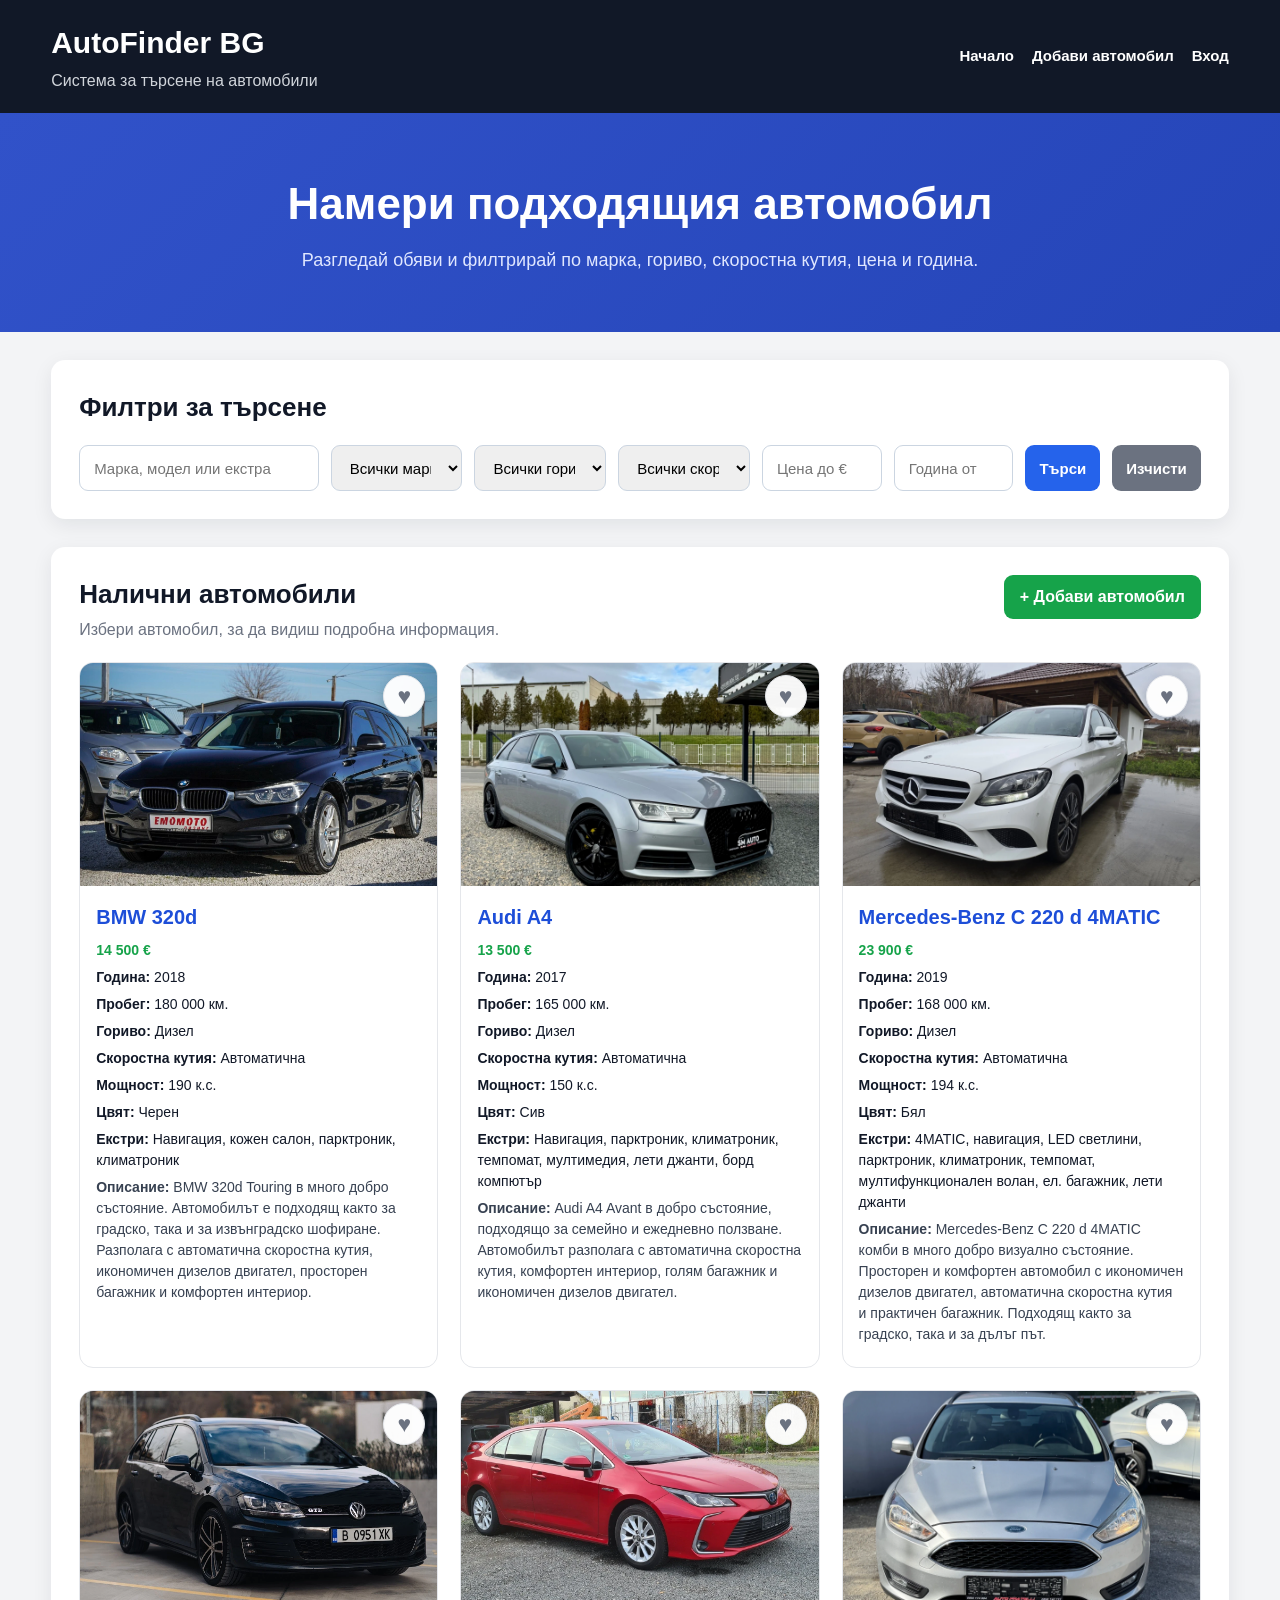
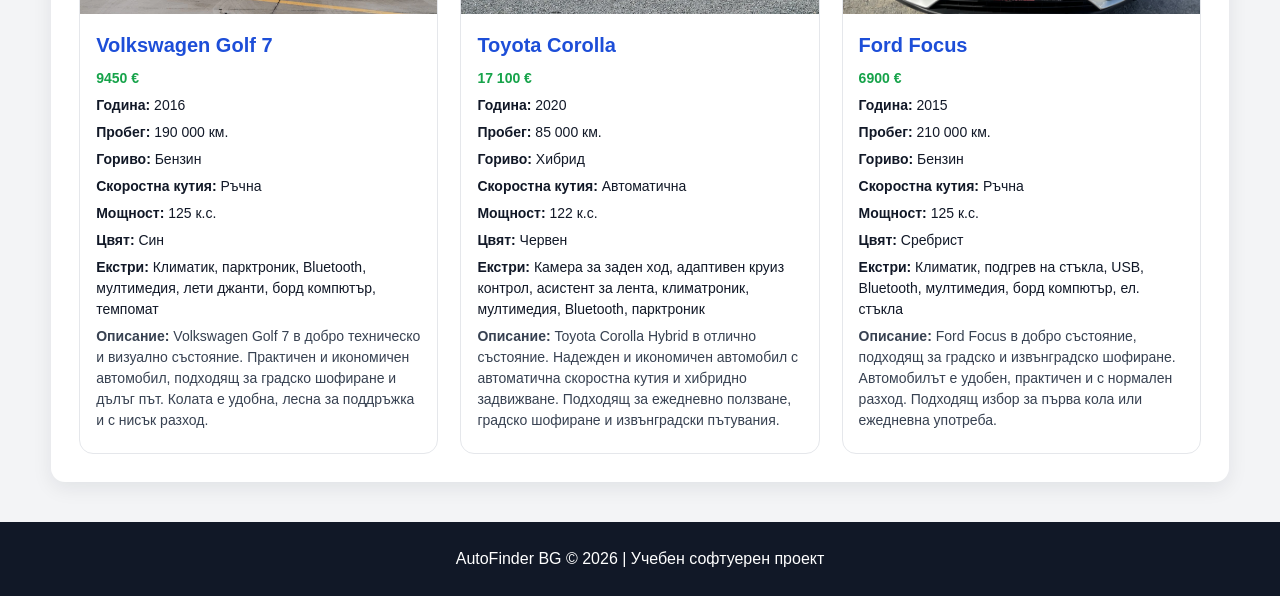
<file: index.html>
<!DOCTYPE html>
<html lang="bg">
<head>
    <meta charset="UTF-8">
    <meta name="viewport" content="width=device-width, initial-scale=1.0">
    <title>AutoFinder BG | Начало</title>
    <link rel="stylesheet" href="style.css">
</head>
<body>

<header class="site-header">
    <div class="container header-content">
        <div class="brand-box">
            <h1>AutoFinder BG</h1>
            <p>Система за търсене на автомобили</p>
        </div>

        <nav class="main-nav">
            <a href="index.html">Начало</a>
            <a href="add-car.html">Добави автомобил</a>
            <a href="profile.html" id="profileNav">Профил</a>
            <a href="login.html" id="loginNav">Вход</a>
            <button id="logoutBtn" class="nav-button">Изход</button>
        </nav>
    </div>
</header>

<main>
    <section class="hero">
        <div class="container">
            <h2>Намери подходящия автомобил</h2>
            <p>Разгледай обяви и филтрирай по марка, гориво, скоростна кутия, цена и година.</p>
        </div>
    </section>

    <section class="container panel">
        <h2>Филтри за търсене</h2>

        <div class="filters">
            <input type="text" id="searchText" placeholder="Марка, модел или екстра">

            <select id="brandFilter">
                <option value="">Всички марки</option>
                <option value="BMW">BMW</option>
                <option value="Audi">Audi</option>
                <option value="Mercedes">Mercedes</option>
                <option value="Volkswagen">Volkswagen</option>
                <option value="Toyota">Toyota</option>
                <option value="Ford">Ford</option>
                <option value="Opel">Opel</option>
            </select>

            <select id="fuelFilter">
                <option value="">Всички горива</option>
                <option value="Бензин">Бензин</option>
                <option value="Дизел">Дизел</option>
                <option value="Хибрид">Хибрид</option>
                <option value="Електрически">Електрически</option>
            </select>

            <select id="gearboxFilter">
                <option value="">Всички скорости</option>
                <option value="Ръчна">Ръчна</option>
                <option value="Автоматична">Автоматична</option>
            </select>

            <input type="number" id="maxPriceFilter" placeholder="Цена до €">
            <input type="number" id="minYearFilter" placeholder="Година от">

            <button id="searchBtn">Търси</button>
            <button id="clearBtn" class="secondary-btn">Изчисти</button>
        </div>
    </section>

    <section class="container panel">
        <div class="section-title-row">
            <div>
                <h2>Налични автомобили</h2>
                <p>Избери автомобил, за да видиш подробна информация.</p>
            </div>

            <a href="add-car.html" class="add-link">+ Добави автомобил</a>
        </div>

        <div id="carsContainer" class="cars-grid"></div>
    </section>
</main>

<footer>
    <p>AutoFinder BG © 2026 | Учебен софтуерен проект</p>
</footer>

<script src="script.js"></script>
</body>
</html>
</file>
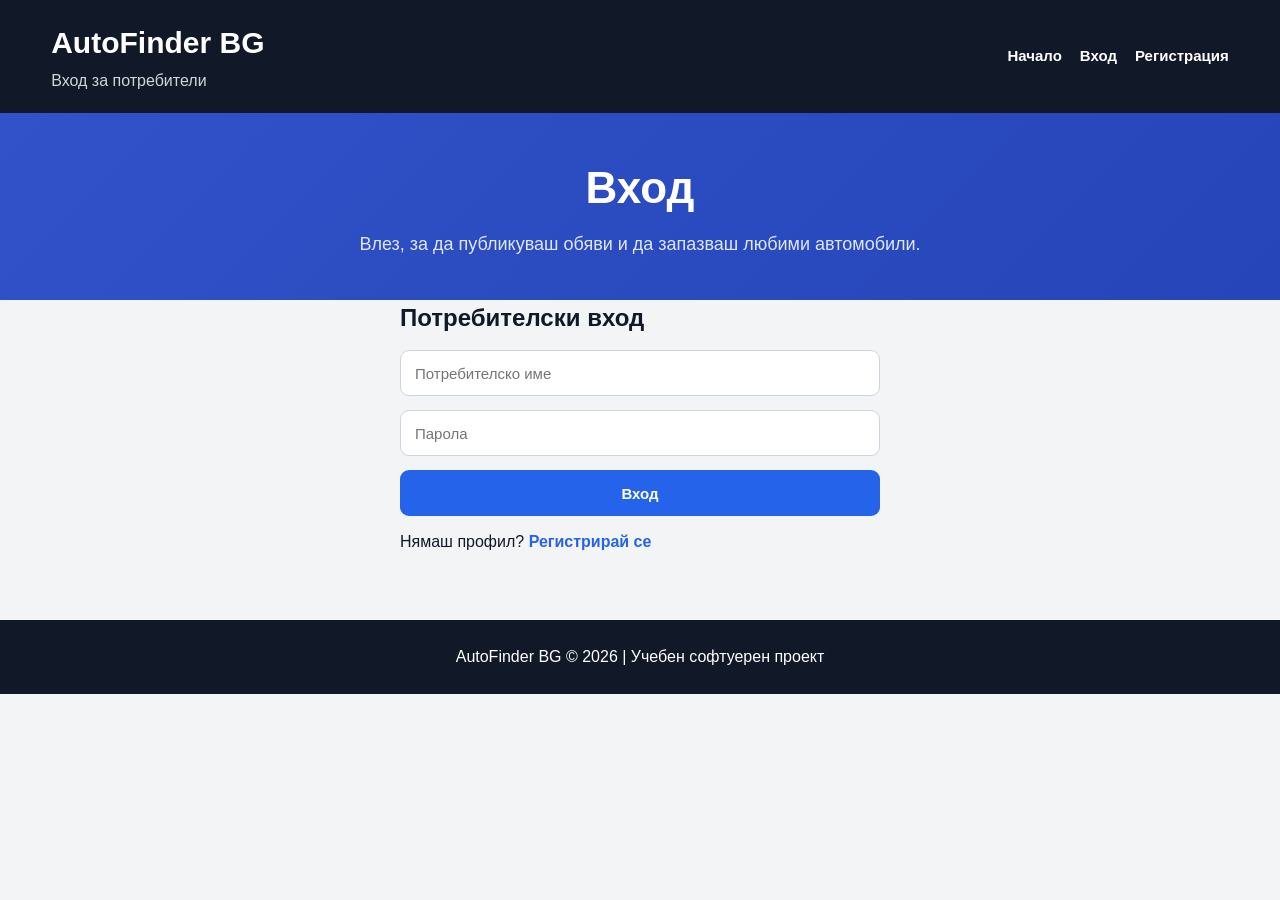
<file: add-car.html>
<!DOCTYPE html>
<html lang="bg">
<head>
    <meta charset="UTF-8">
    <meta name="viewport" content="width=device-width, initial-scale=1.0">
    <title>AutoFinder BG | Добави автомобил</title>
    <link rel="stylesheet" href="style.css">
</head>
<body>

<header class="site-header">
    <div class="container header-content">
        <div class="brand-box">
            <h1>AutoFinder BG</h1>
            <p>Добавяне на автомобилна обява</p>
        </div>

        <nav class="main-nav">
            <a href="index.html">Начало</a>
            <a href="add-car.html">Добави автомобил</a>
            <a href="profile.html">Профил</a>
            <button id="logoutBtn" class="nav-button">Изход</button>
        </nav>
    </div>
</header>

<main>
    <section class="hero small-hero">
        <div class="container">
            <h2>Добави нов автомобил</h2>
            <p>Попълни информацията и качи снимки на автомобила.</p>
        </div>
    </section>

    <section class="container panel">
        <h2>Данни за автомобила</h2>

        <form id="carForm">
            <div class="form-grid">
                <input type="text" id="brand" placeholder="Марка" required>
                <input type="text" id="model" placeholder="Модел" required>
                <input type="number" id="year" placeholder="Година" required>
                <input type="number" id="price" placeholder="Цена в евро" required>
                <input type="number" id="mileage" placeholder="Пробег в км." required>

                <select id="fuel" required>
                    <option value="">Избери гориво</option>
                    <option value="Бензин">Бензин</option>
                    <option value="Дизел">Дизел</option>
                    <option value="Хибрид">Хибрид</option>
                    <option value="Електрически">Електрически</option>
                </select>

                <select id="gearbox" required>
                    <option value="">Скоростна кутия</option>
                    <option value="Ръчна">Ръчна</option>
                    <option value="Автоматична">Автоматична</option>
                </select>

                <input type="text" id="power" placeholder="Мощност, напр. 150 к.с.">
                <input type="text" id="color" placeholder="Цвят">
                <input type="text" id="extras" placeholder="Екстри: климатик, навигация, парктроник">
            </div>

            <div class="file-box">
                <label for="imageInput">Снимки на автомобила</label>
                <input type="file" id="imageInput" accept="image/*" multiple>
                <p>Можеш да качиш една или няколко снимки.</p>
                <div id="imagePreviewGrid" class="image-preview-grid"></div>
            </div>

            <textarea id="description" placeholder="Кратко описание на автомобила"></textarea>

            <button type="submit" class="full-btn">Добави автомобил</button>
        </form>

        <p id="successMessage" class="success-message"></p>
    </section>
</main>

<footer>
    <p>AutoFinder BG © 2026 | Учебен софтуерен проект</p>
</footer>

<script src="script.js"></script>
</body>
</html>
</file>
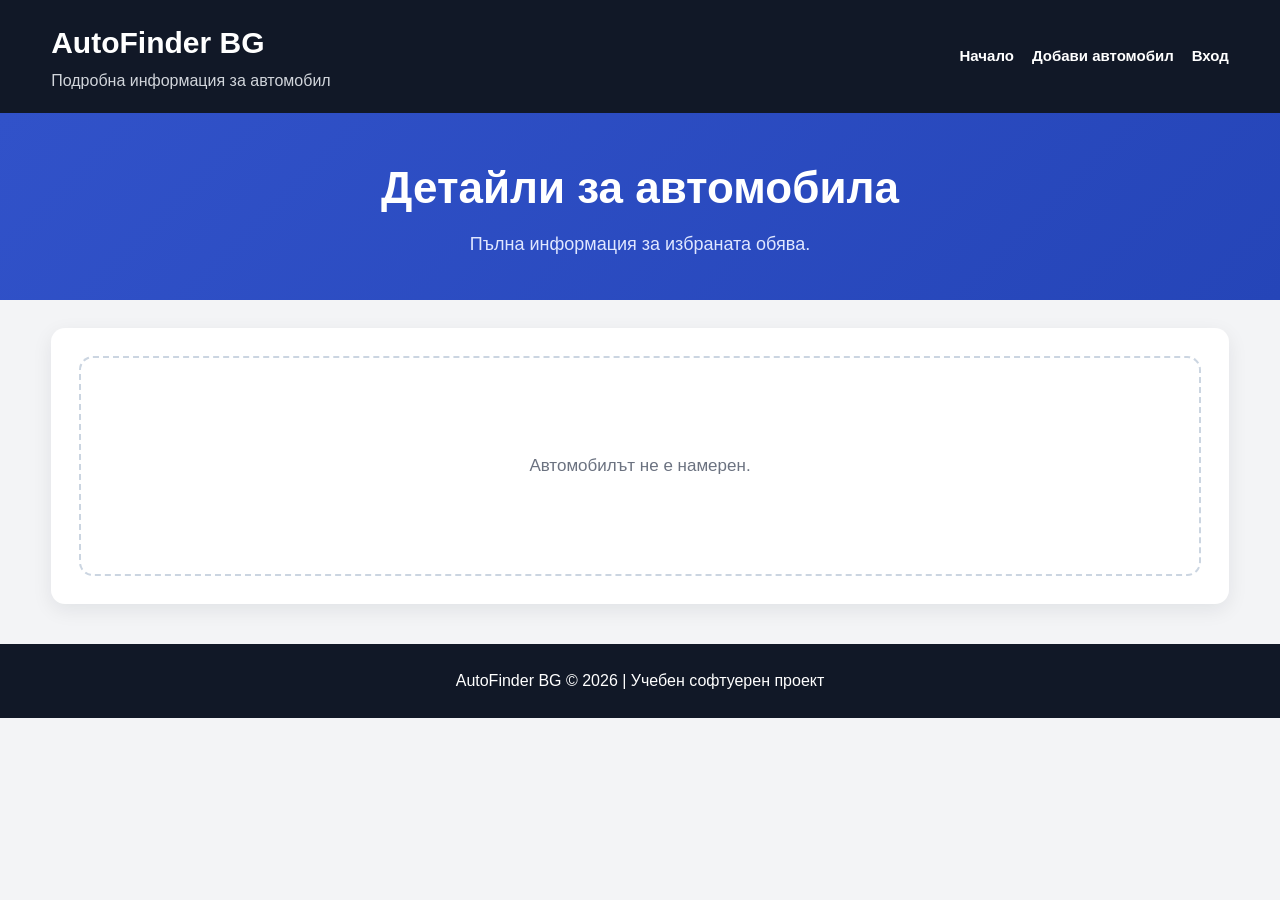
<file: car-details.html>
<!DOCTYPE html>
<html lang="bg">
<head>
    <meta charset="UTF-8">
    <meta name="viewport" content="width=device-width, initial-scale=1.0">
    <title>AutoFinder BG | Детайли</title>
    <link rel="stylesheet" href="style.css">
</head>
<body>

<header class="site-header">
    <div class="container header-content">
        <div class="brand-box">
            <h1>AutoFinder BG</h1>
            <p>Подробна информация за автомобил</p>
        </div>

        <nav class="main-nav">
            <a href="index.html">Начало</a>
            <a href="add-car.html">Добави автомобил</a>
            <a href="profile.html" id="profileNav">Профил</a>
            <a href="login.html" id="loginNav">Вход</a>
            <button id="logoutBtn" class="nav-button">Изход</button>
        </nav>
    </div>
</header>

<main>
    <section class="hero small-hero">
        <div class="container">
            <h2>Детайли за автомобила</h2>
            <p>Пълна информация за избраната обява.</p>
        </div>
    </section>

    <section class="container panel">
        <div id="carDetailsContainer"></div>
    </section>
</main>

<footer>
    <p>AutoFinder BG © 2026 | Учебен софтуерен проект</p>
</footer>

<script src="script.js"></script>
</body>
</html>
</file>
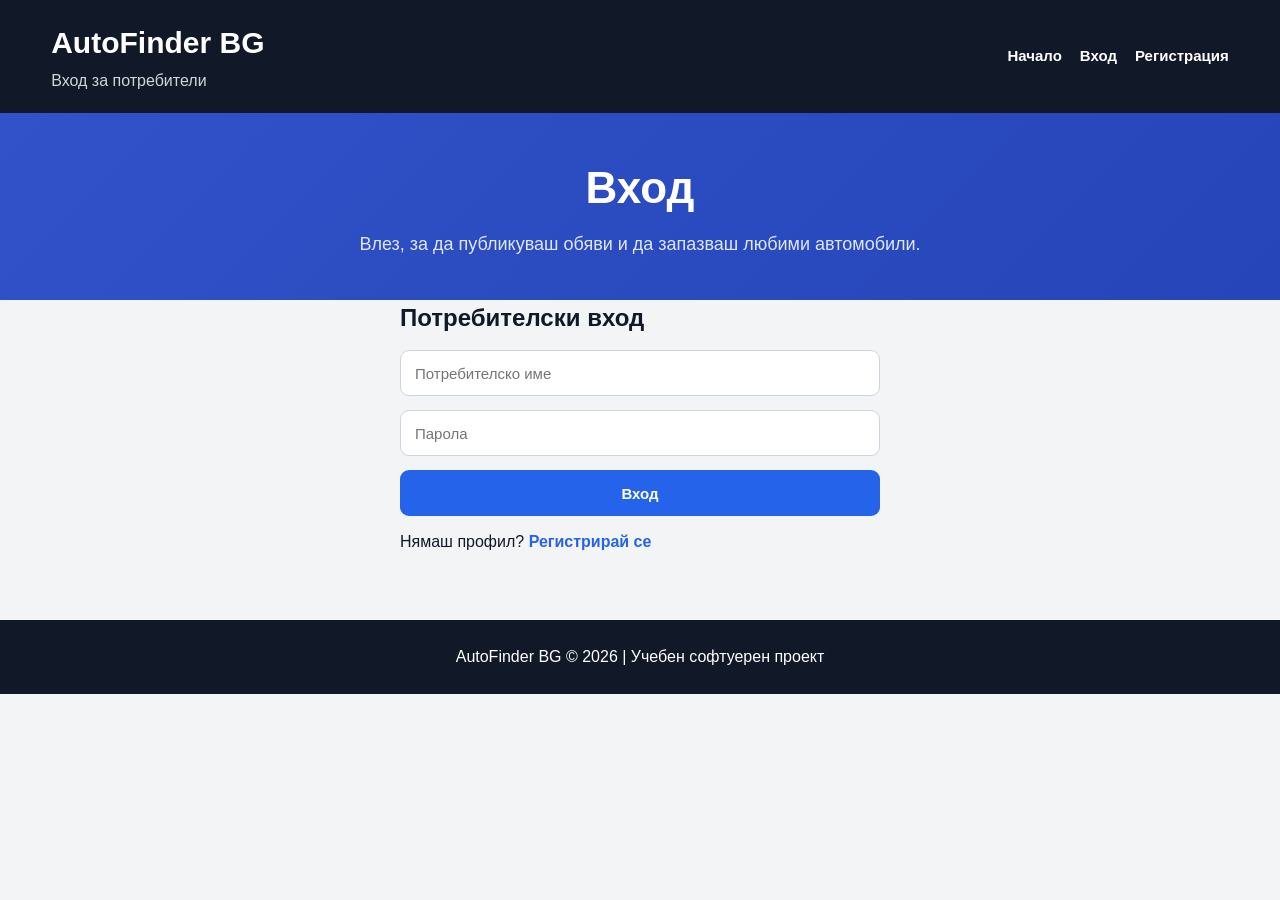
<file: login.html>
<!DOCTYPE html>
<html lang="bg">
<head>
    <meta charset="UTF-8">
    <meta name="viewport" content="width=device-width, initial-scale=1.0">
    <title>AutoFinder BG | Вход</title>
    <link rel="stylesheet" href="style.css">
</head>
<body>

<header class="site-header">
    <div class="container header-content">
        <div class="brand-box">
            <h1>AutoFinder BG</h1>
            <p>Вход за потребители</p>
        </div>

        <nav class="main-nav">
            <a href="index.html">Начало</a>
            <a href="login.html">Вход</a>
            <a href="register.html">Регистрация</a>
        </nav>
    </div>
</header>

<main>
    <section class="hero small-hero">
        <div class="container">
            <h2>Вход</h2>
            <p>Влез, за да публикуваш обяви и да запазваш любими автомобили.</p>
        </div>
    </section>

    <section class="container auth-panel">
        <form id="loginForm" class="auth-form">
            <h2>Потребителски вход</h2>

            <input type="text" id="username" placeholder="Потребителско име" required>
            <input type="password" id="password" placeholder="Парола" required>

            <button type="submit">Вход</button>

            <p>Нямаш профил? <a href="register.html">Регистрирай се</a></p>
            <p id="loginError" class="error-message"></p>
        </form>
    </section>
</main>

<footer>
    <p>AutoFinder BG © 2026 | Учебен софтуерен проект</p>
</footer>

<script src="script.js"></script>
</body>
</html>
</file>
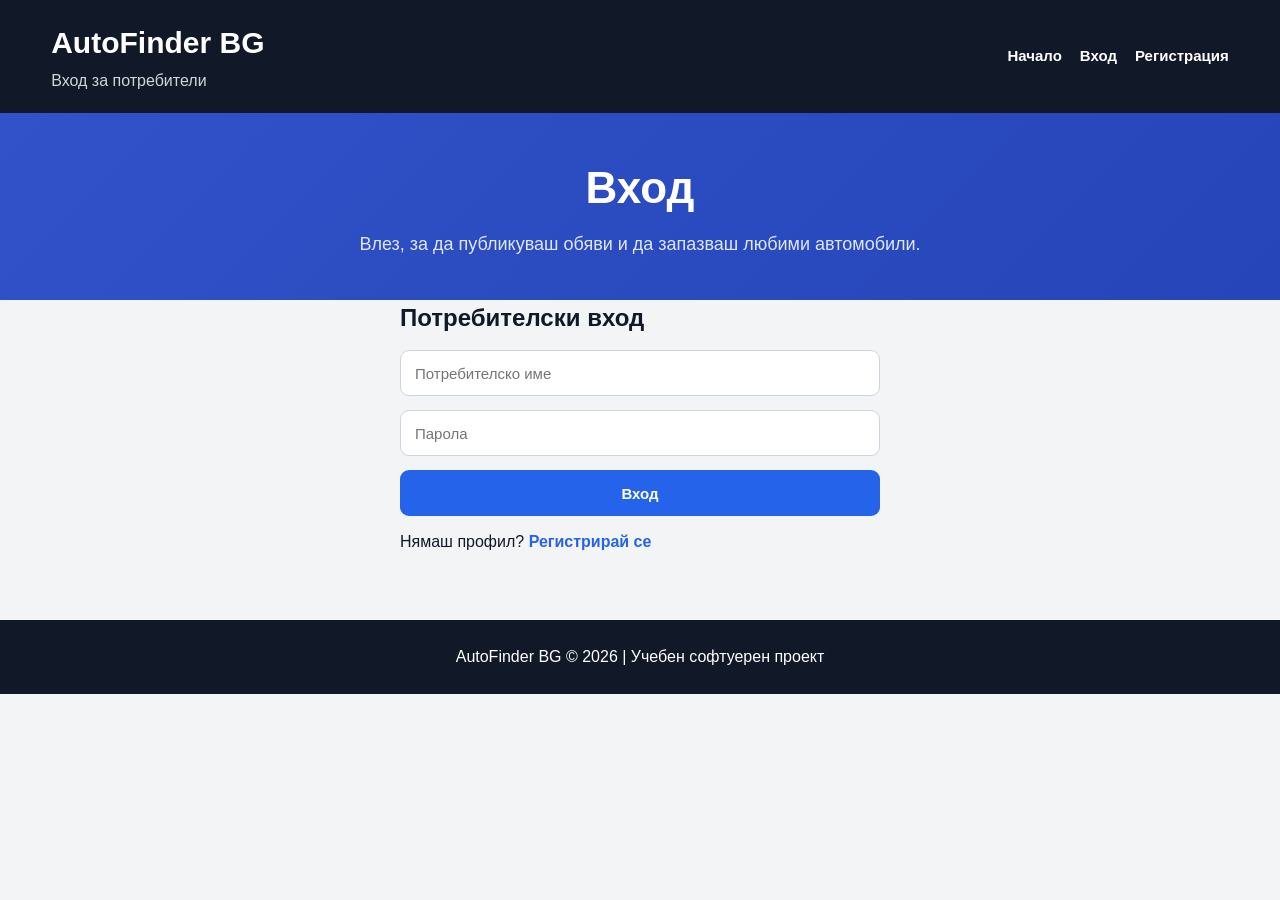
<file: profile.html>
<!DOCTYPE html>
<html lang="bg">
<head>
    <meta charset="UTF-8">
    <meta name="viewport" content="width=device-width, initial-scale=1.0">
    <title>AutoFinder BG | Профил</title>
    <link rel="stylesheet" href="style.css">
</head>
<body>

<header class="site-header">
    <div class="container header-content">
        <div class="brand-box">
            <h1>AutoFinder BG</h1>
            <p>Потребителски профил</p>
        </div>

        <nav class="main-nav">
            <a href="index.html">Начало</a>
            <a href="add-car.html">Добави автомобил</a>
            <a href="profile.html">Профил</a>
            <button id="logoutBtn" class="nav-button">Изход</button>
        </nav>
    </div>
</header>

<main>
    <section class="hero small-hero">
        <div class="container">
            <h2>Моят профил</h2>
            <p id="profileWelcome">Преглед на любими автомобили и качени обяви.</p>
        </div>
    </section>

    <section class="container panel">
        <div class="profile-summary">
            <div class="profile-card">
                <h3>Потребител</h3>
                <p id="profileUsername">-</p>
            </div>

            <div class="profile-card">
                <h3>Любими</h3>
                <p id="favoritesCount">0 автомобила</p>
            </div>

            <div class="profile-card">
                <h3>Мои обяви</h3>
                <p id="myListingsCount">0 обяви</p>
            </div>
        </div>

        <div class="profile-section-box">
            <div class="profile-section-header">
                <h2>Любими автомобили</h2>
                <p>Автомобили, които си запазил.</p>
            </div>

            <div id="favoritesContainer" class="profile-cars-scroll"></div>
        </div>

        <div class="profile-section-box">
            <div class="profile-section-header">
                <h2>Моите качени обяви</h2>
                <p>Автомобили, които си публикувал.</p>
            </div>

            <div id="myListingsContainer" class="profile-cars-scroll"></div>
        </div>
    </section>
</main>

<footer>
    <p>AutoFinder BG © 2026 | Учебен софтуерен проект</p>
</footer>

<script src="script.js"></script>
</body>
</html>
</file>
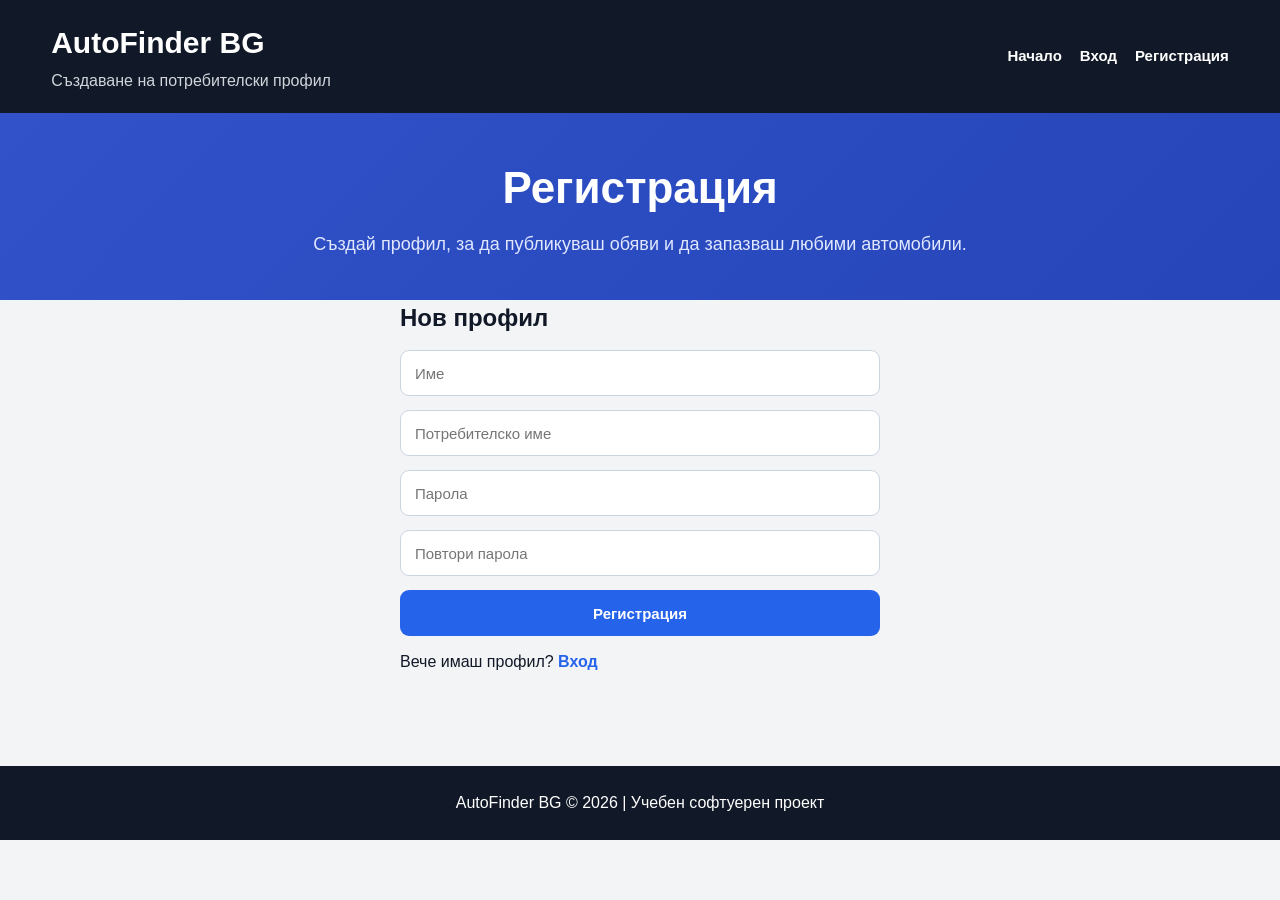
<file: register.html>
<!DOCTYPE html>
<html lang="bg">
<head>
    <meta charset="UTF-8">
    <meta name="viewport" content="width=device-width, initial-scale=1.0">
    <title>AutoFinder BG | Регистрация</title>
    <link rel="stylesheet" href="style.css">
</head>
<body>

<header class="site-header">
    <div class="container header-content">
        <div class="brand-box">
            <h1>AutoFinder BG</h1>
            <p>Създаване на потребителски профил</p>
        </div>

        <nav class="main-nav">
            <a href="index.html">Начало</a>
            <a href="login.html">Вход</a>
            <a href="register.html">Регистрация</a>
        </nav>
    </div>
</header>

<main>
    <section class="hero small-hero">
        <div class="container">
            <h2>Регистрация</h2>
            <p>Създай профил, за да публикуваш обяви и да запазваш любими автомобили.</p>
        </div>
    </section>

    <section class="container auth-panel">
        <form id="registerForm" class="auth-form">
            <h2>Нов профил</h2>

            <input type="text" id="registerName" placeholder="Име" required>
            <input type="text" id="registerUsername" placeholder="Потребителско име" required>
            <input type="password" id="registerPassword" placeholder="Парола" required>
            <input type="password" id="registerRepeatPassword" placeholder="Повтори парола" required>

            <button type="submit">Регистрация</button>

            <p>Вече имаш профил? <a href="login.html">Вход</a></p>
            <p id="registerError" class="error-message"></p>
            <p id="registerSuccess" class="success-message"></p>
        </form>
    </section>
</main>

<footer>
    <p>AutoFinder BG © 2026 | Учебен софтуерен проект</p>
</footer>

<script src="script.js"></script>
</body>
</html>
</file>
<file: style.css>
* {
    margin: 0;
    padding: 0;
    box-sizing: border-box;
}

body {
    font-family: Arial, sans-serif;
    background: #f3f4f6;
    color: #111827;
    line-height: 1.5;
}

.container {
    width: min(1180px, 92%);
    margin: 0 auto;
}

.site-header {
    background: #111827;
    color: white;
    padding: 20px 0;
}

.header-content {
    display: flex;
    justify-content: space-between;
    align-items: center;
    gap: 24px;
}

.brand-box h1 {
    font-size: 30px;
}

.brand-box p {
    color: #d1d5db;
    margin-top: 4px;
}

.main-nav {
    display: flex;
    gap: 18px;
    align-items: center;
    flex-wrap: wrap;
}

.main-nav a,
.nav-button {
    color: white;
    background: transparent;
    border: none;
    text-decoration: none;
    font-weight: bold;
    font-size: 15px;
    cursor: pointer;
    width: auto;
    min-height: auto;
    padding: 6px 0;
}

.main-nav a:hover,
.nav-button:hover {
    color: #93c5fd;
    background: transparent;
}

.hero {
    background: linear-gradient(135deg, #3152c9, #2545b8);
    color: white;
    padding: 58px 0;
    text-align: center;
}

.small-hero {
    padding: 42px 0;
}

.hero h2 {
    font-size: clamp(30px, 4vw, 44px);
    margin-bottom: 10px;
}

.hero p {
    font-size: 18px;
    color: #e0e7ff;
}

.panel {
    background: white;
    margin-top: 28px;
    padding: 28px;
    border-radius: 14px;
    box-shadow: 0 6px 20px rgba(15, 23, 42, 0.08);
}

.panel h2 {
    margin-bottom: 18px;
    font-size: 26px;
}

.filters {
    display: grid;
    grid-template-columns: 2fr 1.1fr 1.1fr 1.1fr 1fr 1fr auto auto;
    gap: 12px;
}

input,
select,
textarea,
button {
    width: 100%;
    min-height: 46px;
    padding: 12px 14px;
    border: 1px solid #cbd5e1;
    border-radius: 9px;
    font-size: 15px;
    font-family: Arial, sans-serif;
}

input:focus,
select:focus,
textarea:focus {
    outline: none;
    border-color: #2563eb;
    box-shadow: 0 0 0 3px rgba(37, 99, 235, 0.16);
}

textarea {
    resize: vertical;
    min-height: 110px;
}

button,
.add-link {
    background: #2563eb;
    color: white;
    border: none;
    cursor: pointer;
    font-weight: bold;
    transition: 0.2s;
}

button:hover,
.add-link:hover {
    background: #1d4ed8;
}

.secondary-btn {
    background: #6b7280;
}

.secondary-btn:hover {
    background: #4b5563;
}

.add-link {
    display: inline-flex;
    align-items: center;
    justify-content: center;
    width: auto;
    min-height: 42px;
    padding: 10px 16px;
    border-radius: 9px;
    text-decoration: none;
    background: #16a34a;
}

.add-link:hover {
    background: #15803d;
}

.section-title-row {
    display: flex;
    justify-content: space-between;
    align-items: flex-start;
    gap: 18px;
    flex-wrap: wrap;
    margin-bottom: 20px;
}

.section-title-row h2 {
    margin-bottom: 4px;
}

.section-title-row p {
    color: #6b7280;
}

.cars-grid {
    display: grid;
    grid-template-columns: repeat(auto-fill, minmax(280px, 1fr));
    gap: 22px;
}

.car-card {
    position: relative;
    background: white;
    border: 1px solid #e5e7eb;
    border-radius: 14px;
    overflow: hidden;
    cursor: pointer;
    transition: 0.2s;
    display: flex;
    flex-direction: column;
}

.car-card:hover {
    transform: translateY(-3px);
    box-shadow: 0 8px 22px rgba(15, 23, 42, 0.14);
}

.car-image {
    width: 100%;
    aspect-ratio: 16 / 10;
    background: linear-gradient(135deg, #dbeafe, #bfdbfe);
    display: flex;
    align-items: center;
    justify-content: center;
    color: #1d4ed8;
    text-align: center;
    font-size: 28px;
    font-weight: bold;
    overflow: hidden;
}

.car-image img {
    width: 100%;
    height: 100%;
    object-fit: cover;
}

.car-info {
    padding: 16px;
    display: flex;
    flex-direction: column;
    flex: 1;
}

.car-info h3 {
    color: #1d4ed8;
    margin-bottom: 8px;
    font-size: 20px;
}

.price {
    color: #16a34a;
    font-size: 23px;
    font-weight: bold;
    margin-bottom: 12px;
}

.car-info p {
    margin-bottom: 6px;
    font-size: 14px;
}

.description {
    color: #374151;
}

.favorite-icon {
    position: absolute;
    top: 12px;
    right: 12px;
    width: 42px;
    height: 42px;
    min-height: 42px;
    border-radius: 50%;
    border: 1px solid #e5e7eb;
    background: rgba(255, 255, 255, 0.96);
    color: #6b7280;
    font-size: 23px;
    line-height: 1;
    padding: 0;
    z-index: 5;
    box-shadow: 0 4px 12px rgba(15, 23, 42, 0.18);
}

.favorite-icon:hover {
    background: white;
    color: #f59e0b;
}

.favorite-icon.active {
    background: #f59e0b;
    color: white;
    border-color: #f59e0b;
}

.delete-btn {
    margin-top: auto;
    background: #dc2626;
}

.delete-btn:hover {
    background: #b91c1c;
}

.form-grid {
    display: grid;
    grid-template-columns: repeat(2, 1fr);
    gap: 15px;
    margin-bottom: 15px;
}

.file-box {
    border: 1px dashed #94a3b8;
    background: #f8fafc;
    padding: 18px;
    border-radius: 12px;
    margin-bottom: 15px;
}

.file-box label {
    display: block;
    font-weight: bold;
    margin-bottom: 10px;
}

.file-box p {
    color: #6b7280;
    margin-top: 8px;
}

.image-preview-grid {
    display: grid;
    grid-template-columns: repeat(auto-fill, minmax(130px, 1fr));
    gap: 12px;
    margin-top: 14px;
}

.image-preview-grid img {
    width: 100%;
    aspect-ratio: 16 / 10;
    object-fit: cover;
    border-radius: 10px;
    border: 1px solid #cbd5e1;
}

.full-btn {
    margin-top: 15px;
}

.auth-panel {
    max-width: 480px;
}

.auth-form {
    display: flex;
    flex-direction: column;
    gap: 14px;
}

.auth-form a {
    color: #2563eb;
    text-decoration: none;
    font-weight: bold;
}

.auth-form a:hover {
    text-decoration: underline;
}

.success-message {
    color: #16a34a;
    font-weight: bold;
    margin-top: 12px;
}

.error-message {
    color: #dc2626;
    font-weight: bold;
    margin-top: 12px;
}

.profile-summary {
    display: grid;
    grid-template-columns: repeat(3, 1fr);
    gap: 18px;
    margin-bottom: 28px;
}

.profile-card {
    background: #f8fafc;
    border: 1px solid #e5e7eb;
    border-radius: 14px;
    padding: 20px;
    min-height: 110px;
}

.profile-card h3 {
    color: #374151;
    font-size: 17px;
    margin-bottom: 10px;
}

.profile-card p {
    color: #1d4ed8;
    font-size: 22px;
    font-weight: bold;
}

.profile-section-box {
    background: #f9fafb;
    border: 1px solid #e5e7eb;
    border-radius: 14px;
    padding: 20px;
    margin-top: 24px;
}

.profile-section-header {
    border-bottom: 1px solid #e5e7eb;
    margin-bottom: 18px;
    padding-bottom: 12px;
}

.profile-section-header h2 {
    margin-bottom: 4px;
}

.profile-section-header p {
    color: #6b7280;
}

.profile-cars-scroll {
    display: grid;
    grid-template-columns: repeat(auto-fill, minmax(260px, 1fr));
    gap: 18px;
    max-height: 560px;
    overflow-y: auto;
    padding-right: 8px;
}

.empty-box {
    min-height: 220px;
    border: 2px dashed #cbd5e1;
    border-radius: 14px;
    background: white;
    color: #6b7280;
    display: flex;
    align-items: center;
    justify-content: center;
    text-align: center;
    padding: 24px;
    font-size: 17px;
    grid-column: 1 / -1;
}

.details-layout {
    display: grid;
    grid-template-columns: 1.1fr 0.9fr;
    gap: 28px;
    align-items: start;
}

.details-main,
.details-side-card,
.similar-section {
    background: white;
    border: 1px solid #e5e7eb;
    border-radius: 14px;
    padding: 22px;
    box-shadow: 0 4px 14px rgba(15, 23, 42, 0.06);
}

.details-back-row {
    display: flex;
    justify-content: flex-start;
    margin-bottom: 14px;
}

.back-link {
    display: inline-flex;
    align-items: center;
    justify-content: center;
    min-height: 34px;
    padding: 7px 12px;
    border-radius: 8px;
    text-decoration: none;
    background: #6b7280;
    color: white;
    font-weight: bold;
    font-size: 14px;
}

.back-link:hover {
    background: #4b5563;
}

.gallery-main {
    position: relative;
}

.details-image {
    width: 100%;
    aspect-ratio: 16 / 10;
    border-radius: 14px;
    background: linear-gradient(135deg, #dbeafe, #bfdbfe);
    color: #1d4ed8;
    display: flex;
    align-items: center;
    justify-content: center;
    font-size: 34px;
    font-weight: bold;
    text-align: center;
    overflow: hidden;
}

.details-image img {
    width: 100%;
    height: 100%;
    object-fit: cover;
}

.gallery-arrow {
    position: absolute;
    top: 50%;
    transform: translateY(-50%);
    width: 42px;
    height: 42px;
    min-height: 42px;
    border-radius: 50%;
    background: rgba(17, 24, 39, 0.75);
    color: white;
    font-size: 26px;
    padding: 0;
    z-index: 6;
}

.gallery-arrow:hover {
    background: rgba(17, 24, 39, 0.95);
}

.gallery-prev {
    left: 14px;
}

.gallery-next {
    right: 14px;
}

.gallery-thumbnails {
    display: grid;
    grid-template-columns: repeat(auto-fill, minmax(84px, 1fr));
    gap: 10px;
    margin-top: 12px;
}

.gallery-thumb {
    aspect-ratio: 16 / 10;
    border-radius: 9px;
    border: 2px solid transparent;
    background: #dbeafe;
    color: #1d4ed8;
    font-size: 13px;
    font-weight: bold;
    display: flex;
    align-items: center;
    justify-content: center;
    overflow: hidden;
    cursor: pointer;
    text-align: center;
}

.gallery-thumb img {
    width: 100%;
    height: 100%;
    object-fit: cover;
}

.gallery-thumb.active {
    border-color: #f59e0b;
}

.details-title-box {
    position: relative;
    margin-top: 18px;
}

.details-title-box .favorite-icon {
    top: 0;
    right: 0;
}

.details-title-box h2 {
    font-size: 32px;
    padding-right: 56px;
    margin-bottom: 8px;
}

.details-price {
    color: #16a34a;
    font-size: 30px;
    font-weight: bold;
    margin-bottom: 18px;
}

.details-grid {
    display: grid;
    grid-template-columns: 1fr 1fr;
    gap: 12px;
    margin-bottom: 18px;
}

.details-item {
    background: #f8fafc;
    border: 1px solid #e5e7eb;
    border-radius: 10px;
    padding: 12px;
}

.details-item strong {
    display: block;
    color: #374151;
    margin-bottom: 4px;
}

.details-side {
    display: grid;
    grid-template-columns: 1fr;
    gap: 18px;
}

.details-side-card h3 {
    font-size: 22px;
    margin-bottom: 12px;
}

.dealer-name {
    color: #1d4ed8;
    font-size: 20px;
    font-weight: bold;
    margin-bottom: 8px;
}

.dealer-rating {
    color: #f59e0b;
    font-weight: bold;
    margin-bottom: 10px;
}

.details-side-card p {
    margin-bottom: 8px;
}

.contact-box {
    background: #f8fafc;
    border: 1px solid #e5e7eb;
    border-radius: 10px;
    padding: 12px;
    margin-top: 10px;
}

.contact-box strong {
    display: block;
    margin-bottom: 4px;
}

.similar-section {
    margin-top: 28px;
}

.similar-section h2 {
    margin-bottom: 4px;
}

.similar-section p {
    color: #6b7280;
    margin-bottom: 16px;
}

.similar-horizontal {
    display: flex;
    gap: 18px;
    overflow-x: auto;
    padding: 4px 2px 12px;
}

.similar-card {
    flex: 0 0 250px;
    max-width: 250px;
    min-width: 250px;
    background: white;
    border: 1px solid #e5e7eb;
    border-radius: 14px;
    overflow: hidden;
    cursor: pointer;
    transition: 0.2s;
}

.similar-card:hover {
    transform: translateY(-2px);
    box-shadow: 0 8px 18px rgba(15, 23, 42, 0.12);
}

.similar-image {
    width: 100%;
    aspect-ratio: 16 / 9;
    background: linear-gradient(135deg, #dbeafe, #bfdbfe);
    color: #1d4ed8;
    font-size: 21px;
    font-weight: bold;
    text-align: center;
    display: flex;
    align-items: center;
    justify-content: center;
    overflow: hidden;
}

.similar-image img {
    width: 100%;
    height: 100%;
    object-fit: cover;
}

.similar-info {
    padding: 12px;
}

.similar-info h3 {
    font-size: 17px;
    margin-bottom: 6px;
    color: #111827;
}

.similar-price {
    color: #16a34a;
    font-size: 20px;
    font-weight: bold;
    margin-bottom: 8px;
}

.similar-info p {
    color: #4b5563;
    font-size: 13px;
    margin-bottom: 3px;
}

footer {
    text-align: center;
    padding: 25px;
    margin-top: 40px;
    background: #111827;
    color: white;
}

@media (max-width: 1050px) {
    .filters {
        grid-template-columns: repeat(3, 1fr);
    }

    .filters input:first-child {
        grid-column: span 3;
    }

    .details-layout {
        grid-template-columns: 1fr;
    }
}

@media (max-width: 800px) {
    .header-content {
        flex-direction: column;
        text-align: center;
    }

    .main-nav {
        justify-content: center;
    }

    .profile-summary {
        grid-template-columns: 1fr;
    }

    .form-grid {
        grid-template-columns: 1fr;
    }

    .filters {
        grid-template-columns: 1fr 1fr;
    }

    .filters input:first-child {
        grid-column: span 2;
    }
}

@media (max-width: 600px) {
    .container {
        width: min(100% - 24px, 1180px);
    }

    .hero {
        padding: 38px 0;
    }

    .panel {
        padding: 18px;
    }

    .filters {
        grid-template-columns: 1fr;
    }

    .filters input:first-child {
        grid-column: span 1;
    }

    .cars-grid,
    .profile-cars-scroll {
        grid-template-columns: 1fr;
    }

    .details-grid {
        grid-template-columns: 1fr;
    }

    .similar-card {
        flex-basis: 220px;
        min-width: 220px;
        max-width: 220px;
    }

    .details-title-box h2 {
        font-size: 26px;
    }

    .details-price {
        font-size: 25px;
    }
}
</file>
